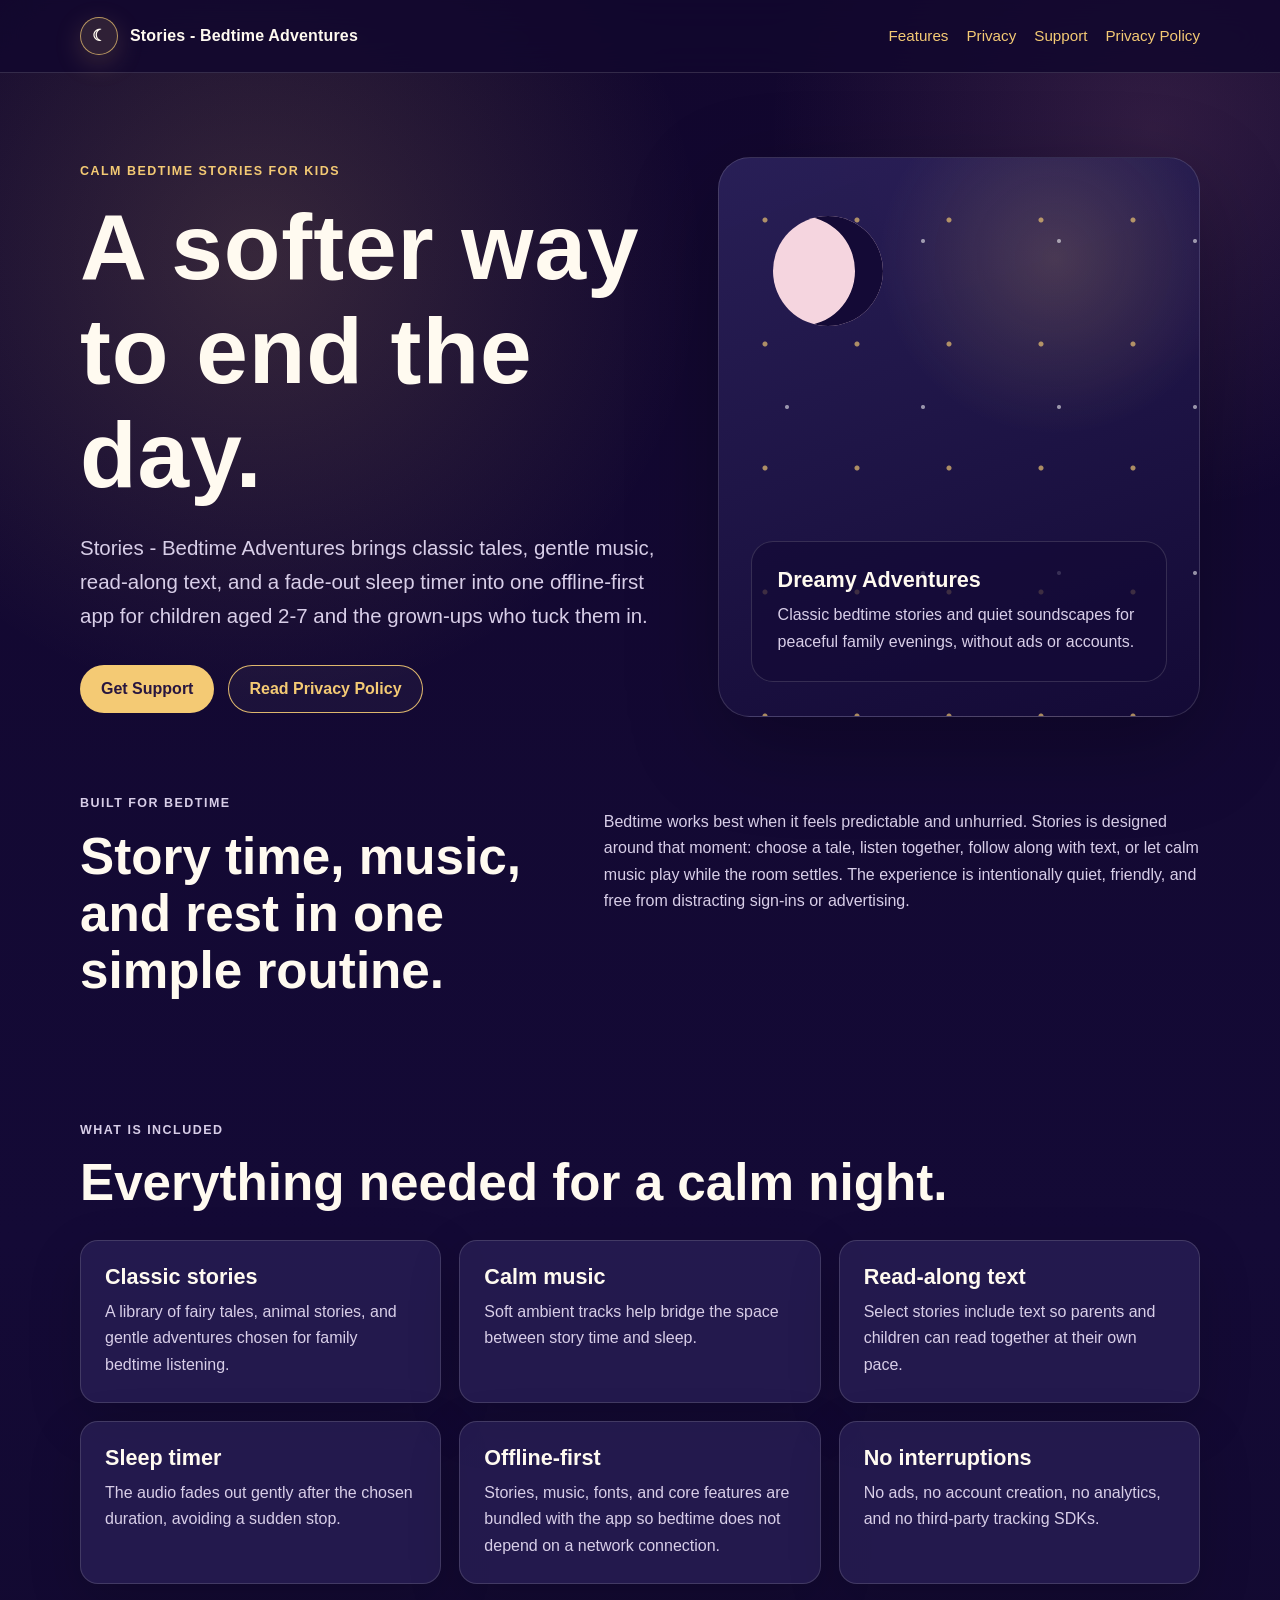
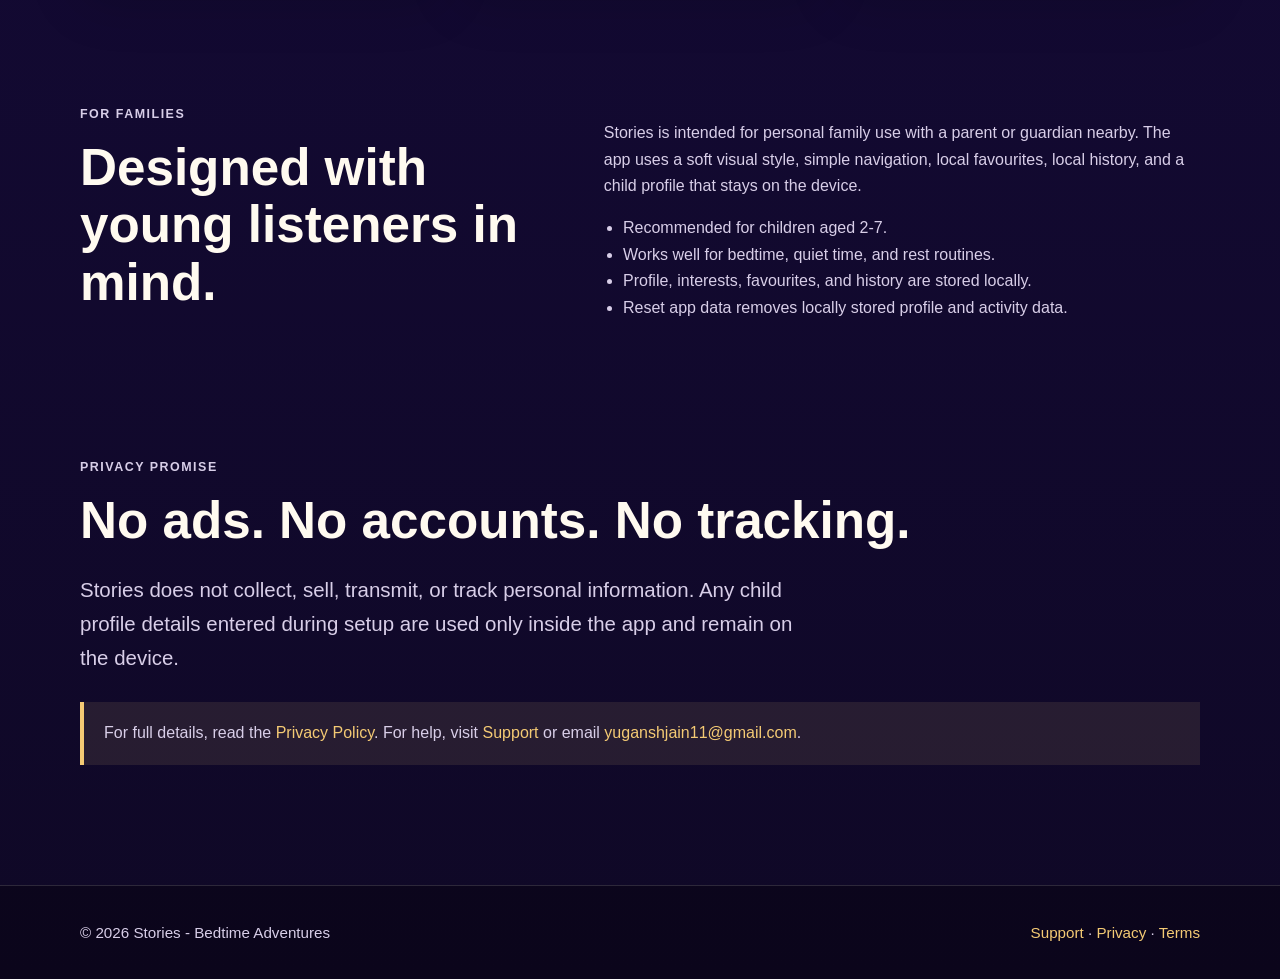
<file: index.html>
<!doctype html>
<html lang="en">
  <head>
    <meta charset="utf-8">
    <meta name="viewport" content="width=device-width, initial-scale=1">
    <title>Stories - Bedtime Adventures</title>
    <meta
      name="description"
      content="Stories - Bedtime Adventures is an offline bedtime companion for children aged 2-7, with classic stories, calm music, read-along text, and a gentle sleep timer."
    >
    <link rel="stylesheet" href="styles.css">
  </head>
  <body>
    <header class="site-header">
      <nav class="nav" aria-label="Main navigation">
        <a class="brand" href="index.html" aria-label="Stories home">
          <span class="brand-mark">☾</span>
          <span>Stories - Bedtime Adventures</span>
        </a>
        <div class="nav-links">
          <a href="#features">Features</a>
          <a href="#privacy">Privacy</a>
          <a href="support.html">Support</a>
          <a href="privacy.html">Privacy Policy</a>
        </div>
      </nav>
    </header>

    <main>
      <section class="hero">
        <div>
          <p class="eyebrow">Calm bedtime stories for kids</p>
          <h1>A softer way to end the day.</h1>
          <p class="lead">
            Stories - Bedtime Adventures brings classic tales, gentle music,
            read-along text, and a fade-out sleep timer into one offline-first
            app for children aged 2-7 and the grown-ups who tuck them in.
          </p>
          <div class="actions">
            <a class="button primary" href="support.html">Get Support</a>
            <a class="button secondary" href="privacy.html">Read Privacy Policy</a>
          </div>
        </div>
        <div class="phone-card" aria-hidden="true">
          <div class="stars"></div>
          <div class="moon"></div>
          <div class="preview-panel">
            <h3>Dreamy Adventures</h3>
            <p>
              Classic bedtime stories and quiet soundscapes for peaceful family
              evenings, without ads or accounts.
            </p>
          </div>
        </div>
      </section>

      <section class="section intro">
        <div class="split">
          <div>
            <p class="eyebrow">Built for bedtime</p>
            <h2>Story time, music, and rest in one simple routine.</h2>
          </div>
          <p>
            Bedtime works best when it feels predictable and unhurried.
            Stories is designed around that moment: choose a tale, listen
            together, follow along with text, or let calm music play while the
            room settles. The experience is intentionally quiet, friendly, and
            free from distracting sign-ins or advertising.
          </p>
        </div>
      </section>

      <section class="section" id="features">
        <p class="eyebrow">What is included</p>
        <h2>Everything needed for a calm night.</h2>
        <div class="grid">
          <article class="card">
            <h3>Classic stories</h3>
            <p>
              A library of fairy tales, animal stories, and gentle adventures
              chosen for family bedtime listening.
            </p>
          </article>
          <article class="card">
            <h3>Calm music</h3>
            <p>
              Soft ambient tracks help bridge the space between story time and
              sleep.
            </p>
          </article>
          <article class="card">
            <h3>Read-along text</h3>
            <p>
              Select stories include text so parents and children can read
              together at their own pace.
            </p>
          </article>
          <article class="card">
            <h3>Sleep timer</h3>
            <p>
              The audio fades out gently after the chosen duration, avoiding a
              sudden stop.
            </p>
          </article>
          <article class="card">
            <h3>Offline-first</h3>
            <p>
              Stories, music, fonts, and core features are bundled with the app
              so bedtime does not depend on a network connection.
            </p>
          </article>
          <article class="card">
            <h3>No interruptions</h3>
            <p>
              No ads, no account creation, no analytics, and no third-party
              tracking SDKs.
            </p>
          </article>
        </div>
      </section>

      <section class="section">
        <div class="split">
          <div>
            <p class="eyebrow">For families</p>
            <h2>Designed with young listeners in mind.</h2>
          </div>
          <div>
            <p>
              Stories is intended for personal family use with a parent or
              guardian nearby. The app uses a soft visual style, simple
              navigation, local favourites, local history, and a child profile
              that stays on the device.
            </p>
            <ul class="list">
              <li>Recommended for children aged 2-7.</li>
              <li>Works well for bedtime, quiet time, and rest routines.</li>
              <li>Profile, interests, favourites, and history are stored locally.</li>
              <li>Reset app data removes locally stored profile and activity data.</li>
            </ul>
          </div>
        </div>
      </section>

      <section class="section" id="privacy">
        <p class="eyebrow">Privacy promise</p>
        <h2>No ads. No accounts. No tracking.</h2>
        <p class="lead">
          Stories does not collect, sell, transmit, or track personal
          information. Any child profile details entered during setup are used
          only inside the app and remain on the device.
        </p>
        <div class="notice">
          For full details, read the <a href="privacy.html">Privacy Policy</a>.
          For help, visit <a href="support.html">Support</a> or email
          <a href="mailto:yuganshjain11@gmail.com">yuganshjain11@gmail.com</a>.
        </div>
      </section>
    </main>

    <footer class="site-footer">
      <div class="footer-inner">
        <span>© 2026 Stories - Bedtime Adventures</span>
        <span>
          <a href="support.html">Support</a> ·
          <a href="privacy.html">Privacy</a> ·
          <a href="terms.html">Terms</a>
        </span>
      </div>
    </footer>
  </body>
</html>
</file>
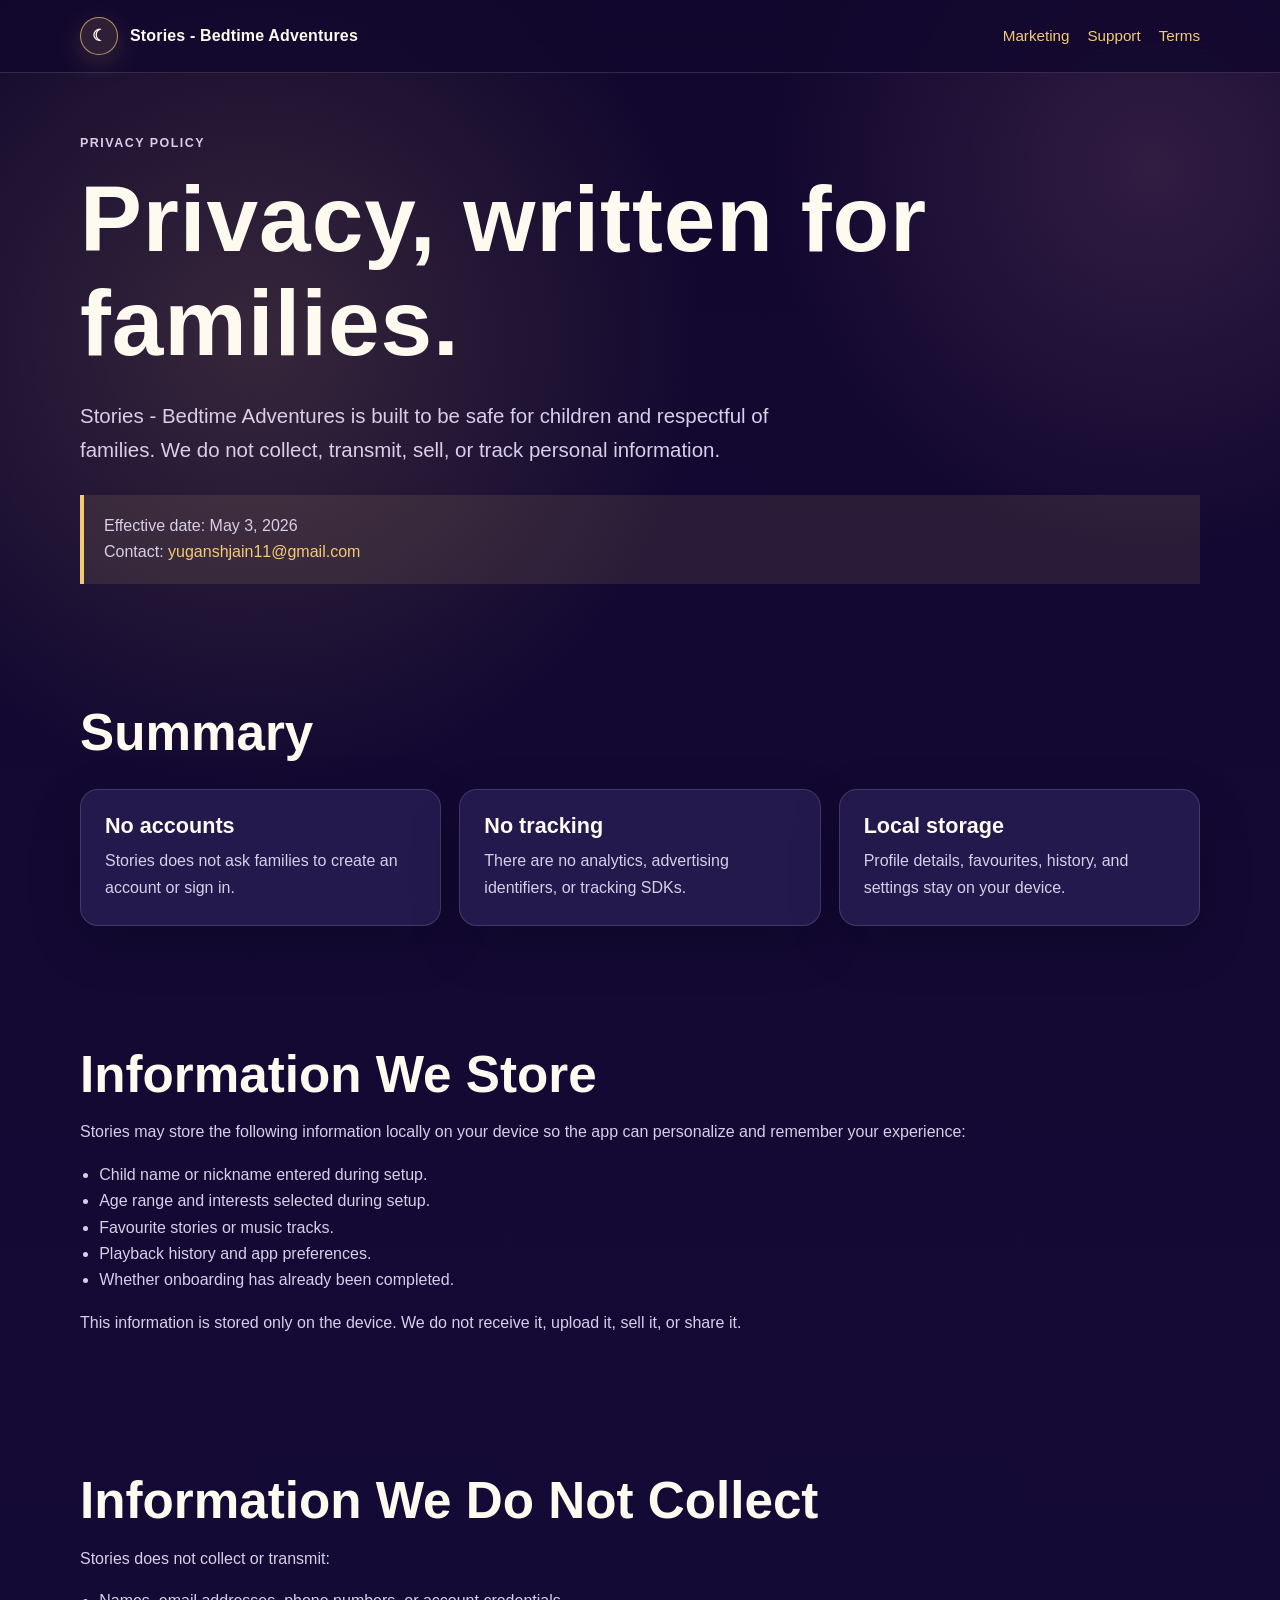
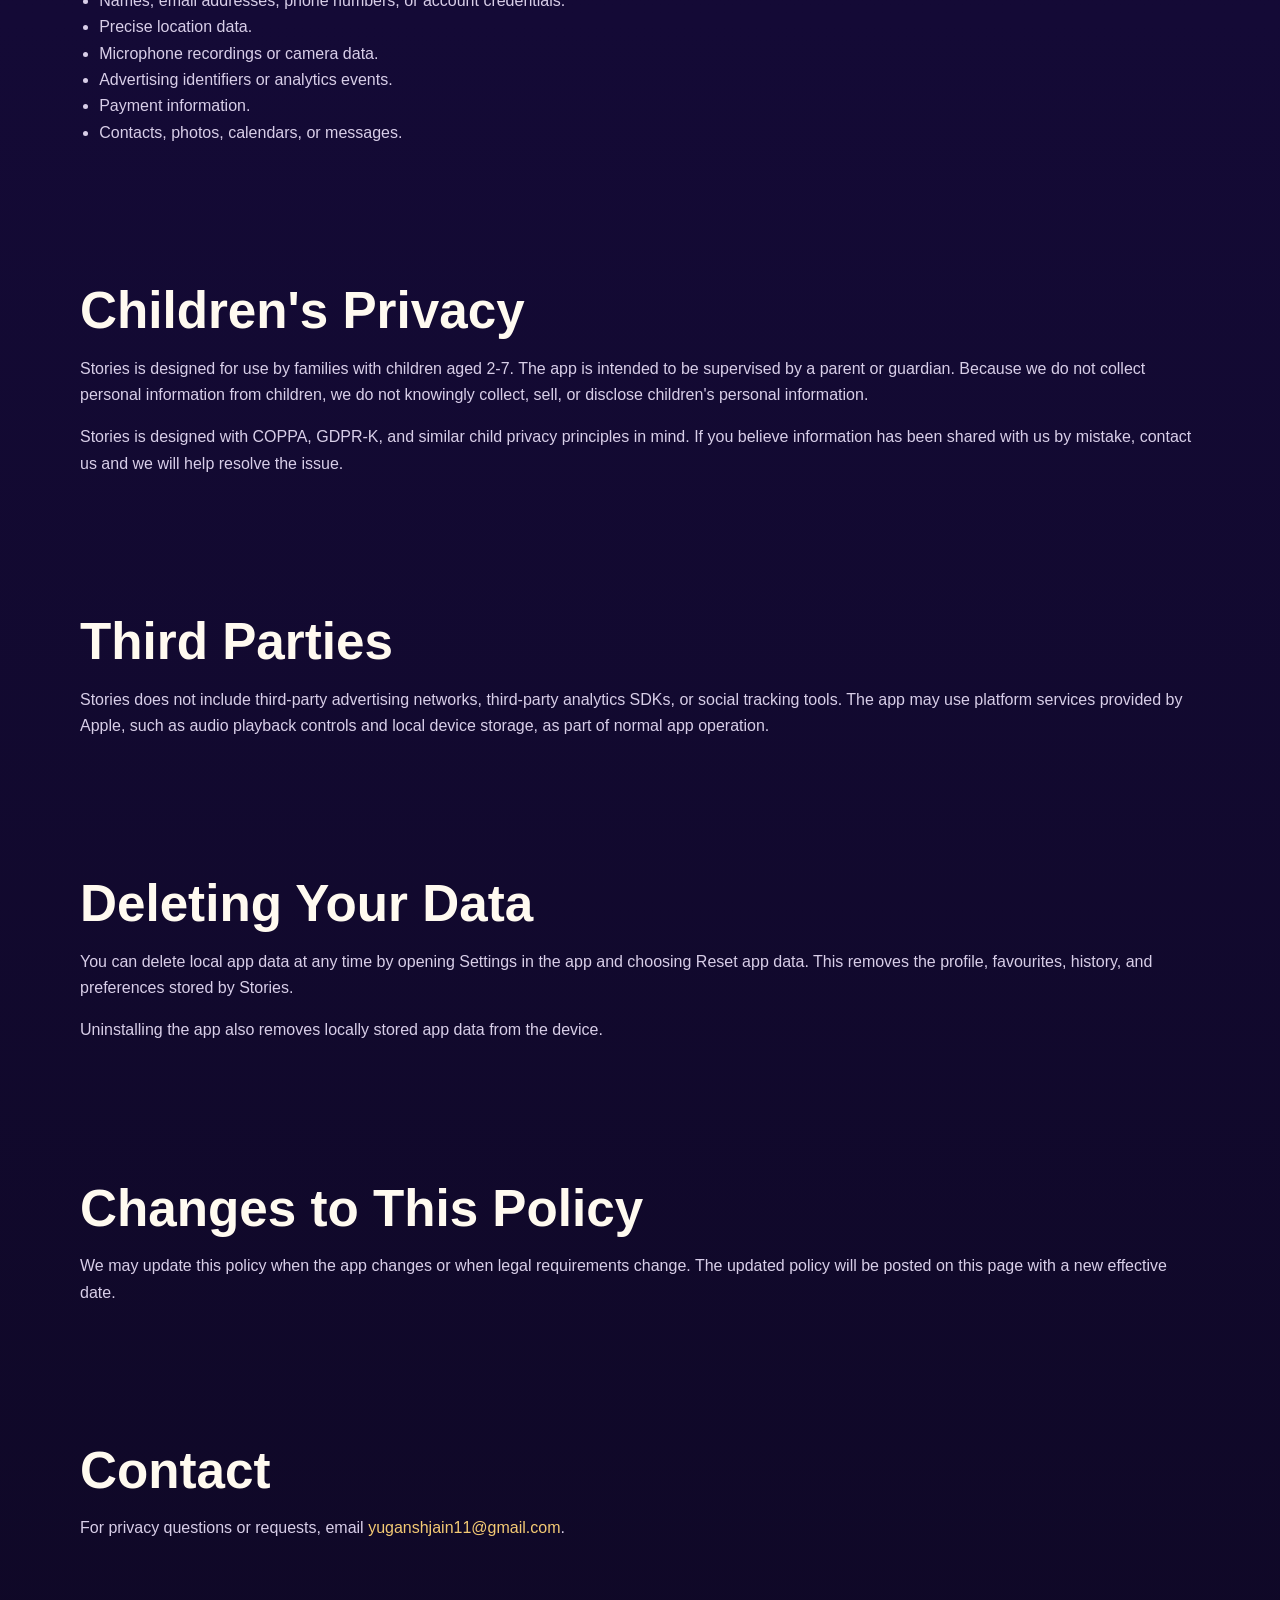
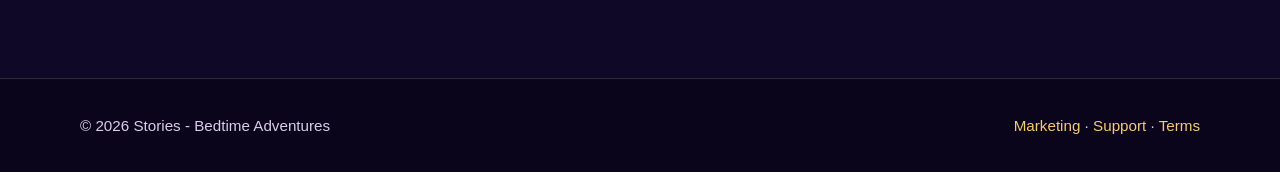
<file: privacy.html>
<!doctype html>
<html lang="en">
  <head>
    <meta charset="utf-8">
    <meta name="viewport" content="width=device-width, initial-scale=1">
    <title>Privacy Policy - Stories - Bedtime Adventures</title>
    <meta
      name="description"
      content="Privacy Policy for Stories - Bedtime Adventures. The app does not collect, sell, transmit, or track personal information."
    >
    <link rel="stylesheet" href="styles.css">
  </head>
  <body>
    <header class="site-header">
      <nav class="nav" aria-label="Main navigation">
        <a class="brand" href="index.html">
          <span class="brand-mark">☾</span>
          <span>Stories - Bedtime Adventures</span>
        </a>
        <div class="nav-links">
          <a href="index.html">Marketing</a>
          <a href="support.html">Support</a>
          <a href="terms.html">Terms</a>
        </div>
      </nav>
    </header>

    <main>
      <section class="section">
        <p class="eyebrow">Privacy Policy</p>
        <h1>Privacy, written for families.</h1>
        <p class="lead">
          Stories - Bedtime Adventures is built to be safe for children and
          respectful of families. We do not collect, transmit, sell, or track
          personal information.
        </p>
        <div class="notice">
          Effective date: May 3, 2026<br>
          Contact: <a href="mailto:yuganshjain11@gmail.com">yuganshjain11@gmail.com</a>
        </div>
      </section>

      <section class="section">
        <h2>Summary</h2>
        <div class="grid">
          <article class="card">
            <h3>No accounts</h3>
            <p>Stories does not ask families to create an account or sign in.</p>
          </article>
          <article class="card">
            <h3>No tracking</h3>
            <p>There are no analytics, advertising identifiers, or tracking SDKs.</p>
          </article>
          <article class="card">
            <h3>Local storage</h3>
            <p>Profile details, favourites, history, and settings stay on your device.</p>
          </article>
        </div>
      </section>

      <section class="section">
        <h2>Information We Store</h2>
        <p>
          Stories may store the following information locally on your device so
          the app can personalize and remember your experience:
        </p>
        <ul class="list">
          <li>Child name or nickname entered during setup.</li>
          <li>Age range and interests selected during setup.</li>
          <li>Favourite stories or music tracks.</li>
          <li>Playback history and app preferences.</li>
          <li>Whether onboarding has already been completed.</li>
        </ul>
        <p>
          This information is stored only on the device. We do not receive it,
          upload it, sell it, or share it.
        </p>
      </section>

      <section class="section">
        <h2>Information We Do Not Collect</h2>
        <p>Stories does not collect or transmit:</p>
        <ul class="list">
          <li>Names, email addresses, phone numbers, or account credentials.</li>
          <li>Precise location data.</li>
          <li>Microphone recordings or camera data.</li>
          <li>Advertising identifiers or analytics events.</li>
          <li>Payment information.</li>
          <li>Contacts, photos, calendars, or messages.</li>
        </ul>
      </section>

      <section class="section">
        <h2>Children's Privacy</h2>
        <p>
          Stories is designed for use by families with children aged 2-7. The
          app is intended to be supervised by a parent or guardian. Because we
          do not collect personal information from children, we do not knowingly
          collect, sell, or disclose children's personal information.
        </p>
        <p>
          Stories is designed with COPPA, GDPR-K, and similar child privacy
          principles in mind. If you believe information has been shared with us
          by mistake, contact us and we will help resolve the issue.
        </p>
      </section>

      <section class="section">
        <h2>Third Parties</h2>
        <p>
          Stories does not include third-party advertising networks, third-party
          analytics SDKs, or social tracking tools. The app may use platform
          services provided by Apple, such as audio playback controls and local
          device storage, as part of normal app operation.
        </p>
      </section>

      <section class="section">
        <h2>Deleting Your Data</h2>
        <p>
          You can delete local app data at any time by opening Settings in the
          app and choosing Reset app data. This removes the profile, favourites,
          history, and preferences stored by Stories.
        </p>
        <p>
          Uninstalling the app also removes locally stored app data from the
          device.
        </p>
      </section>

      <section class="section">
        <h2>Changes to This Policy</h2>
        <p>
          We may update this policy when the app changes or when legal
          requirements change. The updated policy will be posted on this page
          with a new effective date.
        </p>
      </section>

      <section class="section">
        <h2>Contact</h2>
        <p>
          For privacy questions or requests, email
          <a href="mailto:yuganshjain11@gmail.com">yuganshjain11@gmail.com</a>.
        </p>
      </section>
    </main>

    <footer class="site-footer">
      <div class="footer-inner">
        <span>© 2026 Stories - Bedtime Adventures</span>
        <span>
          <a href="index.html">Marketing</a> ·
          <a href="support.html">Support</a> ·
          <a href="terms.html">Terms</a>
        </span>
      </div>
    </footer>
  </body>
</html>
</file>
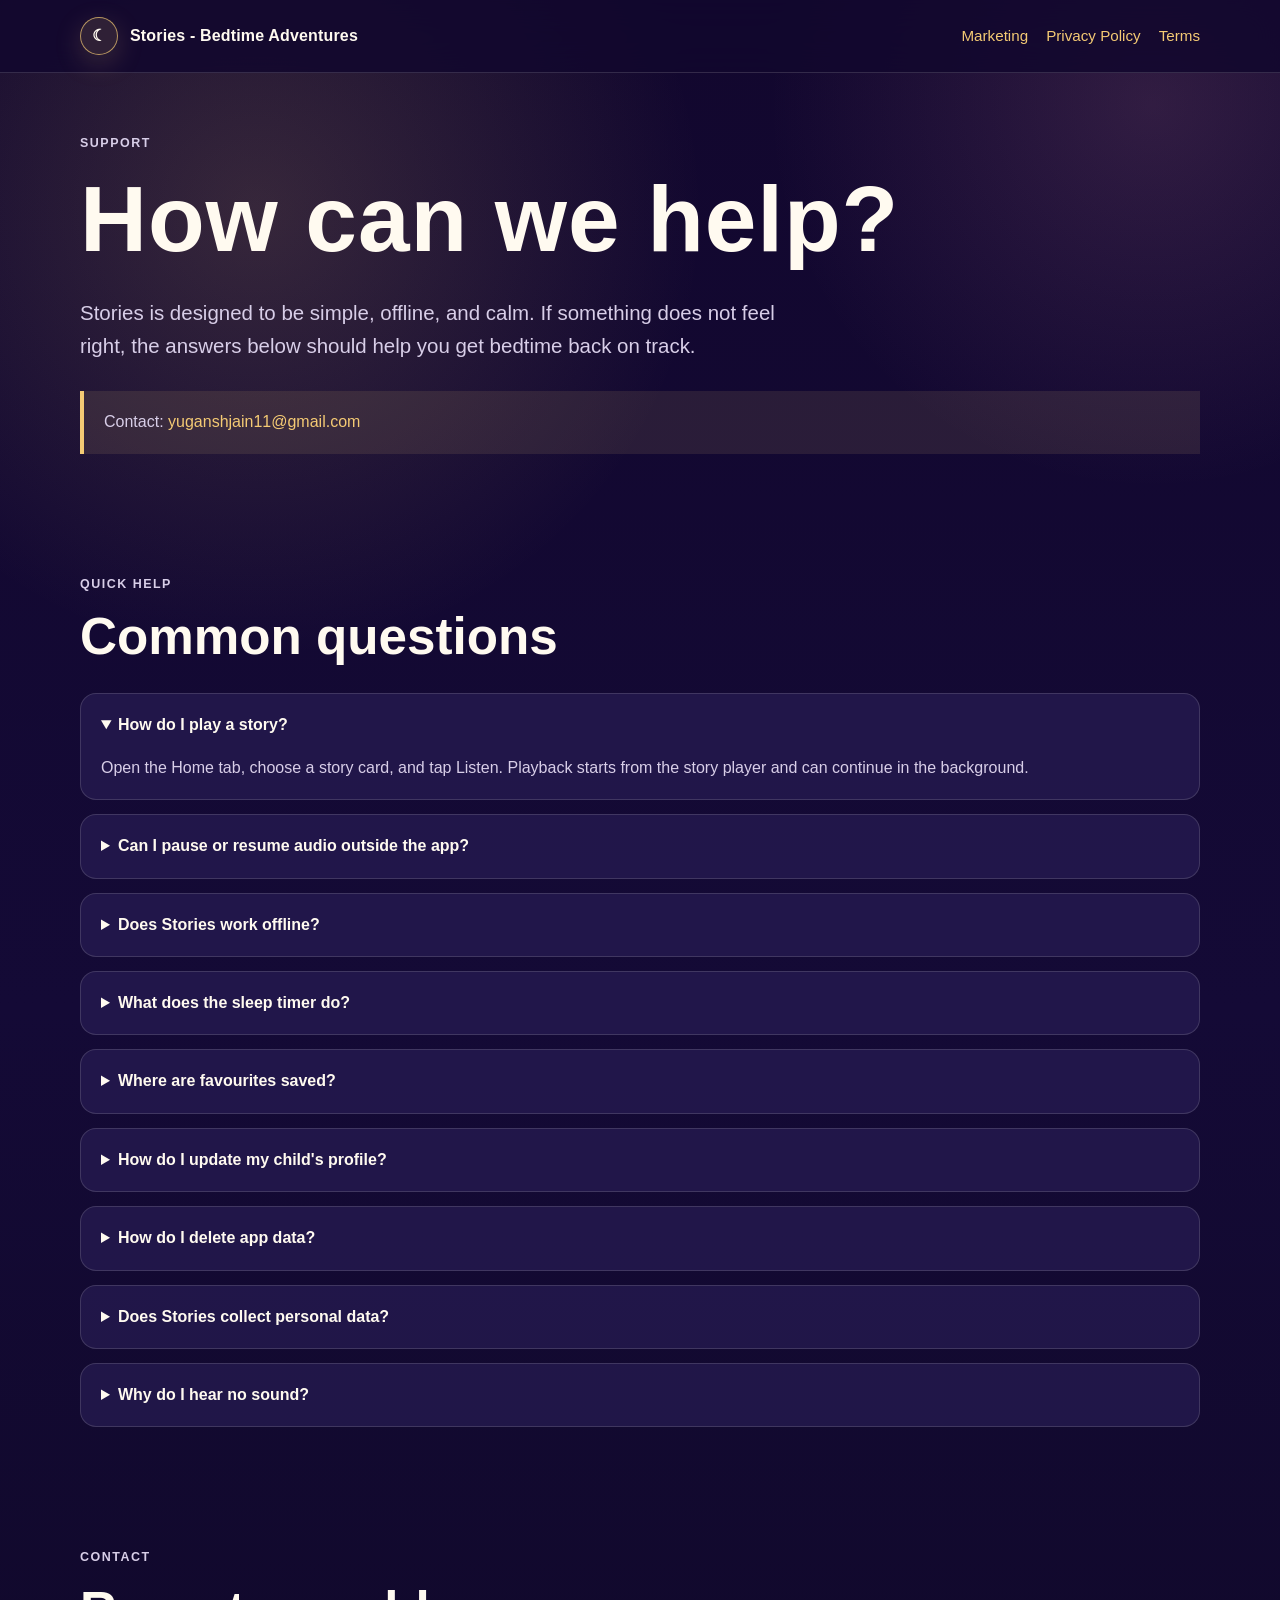
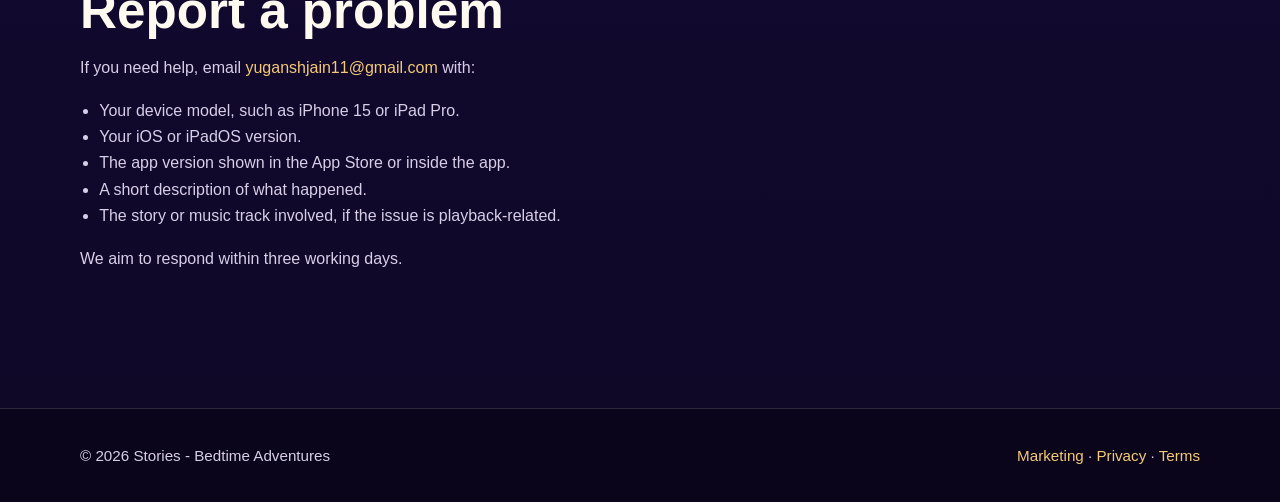
<file: support.html>
<!doctype html>
<html lang="en">
  <head>
    <meta charset="utf-8">
    <meta name="viewport" content="width=device-width, initial-scale=1">
    <title>Support - Stories - Bedtime Adventures</title>
    <meta
      name="description"
      content="Support information for Stories - Bedtime Adventures, including playback help, offline use, privacy, reset data, and contact details."
    >
    <link rel="stylesheet" href="styles.css">
  </head>
  <body>
    <header class="site-header">
      <nav class="nav" aria-label="Main navigation">
        <a class="brand" href="index.html">
          <span class="brand-mark">☾</span>
          <span>Stories - Bedtime Adventures</span>
        </a>
        <div class="nav-links">
          <a href="index.html">Marketing</a>
          <a href="privacy.html">Privacy Policy</a>
          <a href="terms.html">Terms</a>
        </div>
      </nav>
    </header>

    <main>
      <section class="section">
        <p class="eyebrow">Support</p>
        <h1>How can we help?</h1>
        <p class="lead">
          Stories is designed to be simple, offline, and calm. If something
          does not feel right, the answers below should help you get bedtime
          back on track.
        </p>
        <div class="notice">
          Contact: <a href="mailto:yuganshjain11@gmail.com">yuganshjain11@gmail.com</a>
          <br>
        </div>
      </section>

      <section class="section">
        <p class="eyebrow">Quick help</p>
        <h2>Common questions</h2>
        <div class="faq">
          <details open>
            <summary>How do I play a story?</summary>
            <p>
              Open the Home tab, choose a story card, and tap Listen. Playback
              starts from the story player and can continue in the background.
            </p>
          </details>
          <details>
            <summary>Can I pause or resume audio outside the app?</summary>
            <p>
              Yes. You can pause and resume from the player screen, the iOS
              Lock Screen, Control Center, or compatible headphone controls.
            </p>
          </details>
          <details>
            <summary>Does Stories work offline?</summary>
            <p>
              Yes. Stories is offline-first. The bundled stories, calm music,
              fonts, and core app features are available without an internet
              connection after installation.
            </p>
          </details>
          <details>
            <summary>What does the sleep timer do?</summary>
            <p>
              The sleep timer gradually fades audio out and then stops
              playback after the duration you choose. Open a story or music
              track, tap the timer icon, and select a time.
            </p>
          </details>
          <details>
            <summary>Where are favourites saved?</summary>
            <p>
              Favourites are stored locally on your device. Tap the heart on a
              story page or long-press a story card, then find saved items
              under Profile → Liked content.
            </p>
          </details>
          <details>
            <summary>How do I update my child's profile?</summary>
            <p>
              Open Profile → Profile details. You can update the name, age
              range, and interests used to personalize the app experience.
            </p>
          </details>
          <details>
            <summary>How do I delete app data?</summary>
            <p>
              Open Settings in the app and choose Reset app data. This removes
              the local profile, favourites, playback history, and preferences.
              Uninstalling the app has the same effect.
            </p>
          </details>
          <details>
            <summary>Does Stories collect personal data?</summary>
            <p>
              No. Stories has no accounts, no advertising, no analytics, and
              no tracking SDKs. Profile details and app activity stay on your
              device. Read the full <a href="privacy.html">Privacy Policy</a>.
            </p>
          </details>
          <details>
            <summary>Why do I hear no sound?</summary>
            <p>
              Check that your device volume is up, Silent Mode is not blocking
              expected output, and audio is not being routed to Bluetooth
              headphones or speakers. If the sleep timer has ended, start the
              story again.
            </p>
          </details>
        </div>
      </section>

      <section class="section">
        <p class="eyebrow">Contact</p>
        <h2>Report a problem</h2>
        <p>
          If you need help, email
          <a href="mailto:yuganshjain11@gmail.com">yuganshjain11@gmail.com</a> with:
        </p>
        <ul class="list">
          <li>Your device model, such as iPhone 15 or iPad Pro.</li>
          <li>Your iOS or iPadOS version.</li>
          <li>The app version shown in the App Store or inside the app.</li>
          <li>A short description of what happened.</li>
          <li>The story or music track involved, if the issue is playback-related.</li>
        </ul>
        <p>
          We aim to respond within three working days.
        </p>
      </section>
    </main>

    <footer class="site-footer">
      <div class="footer-inner">
        <span>© 2026 Stories - Bedtime Adventures</span>
        <span>
          <a href="index.html">Marketing</a> ·
          <a href="privacy.html">Privacy</a> ·
          <a href="terms.html">Terms</a>
        </span>
      </div>
    </footer>
  </body>
</html>
</file>
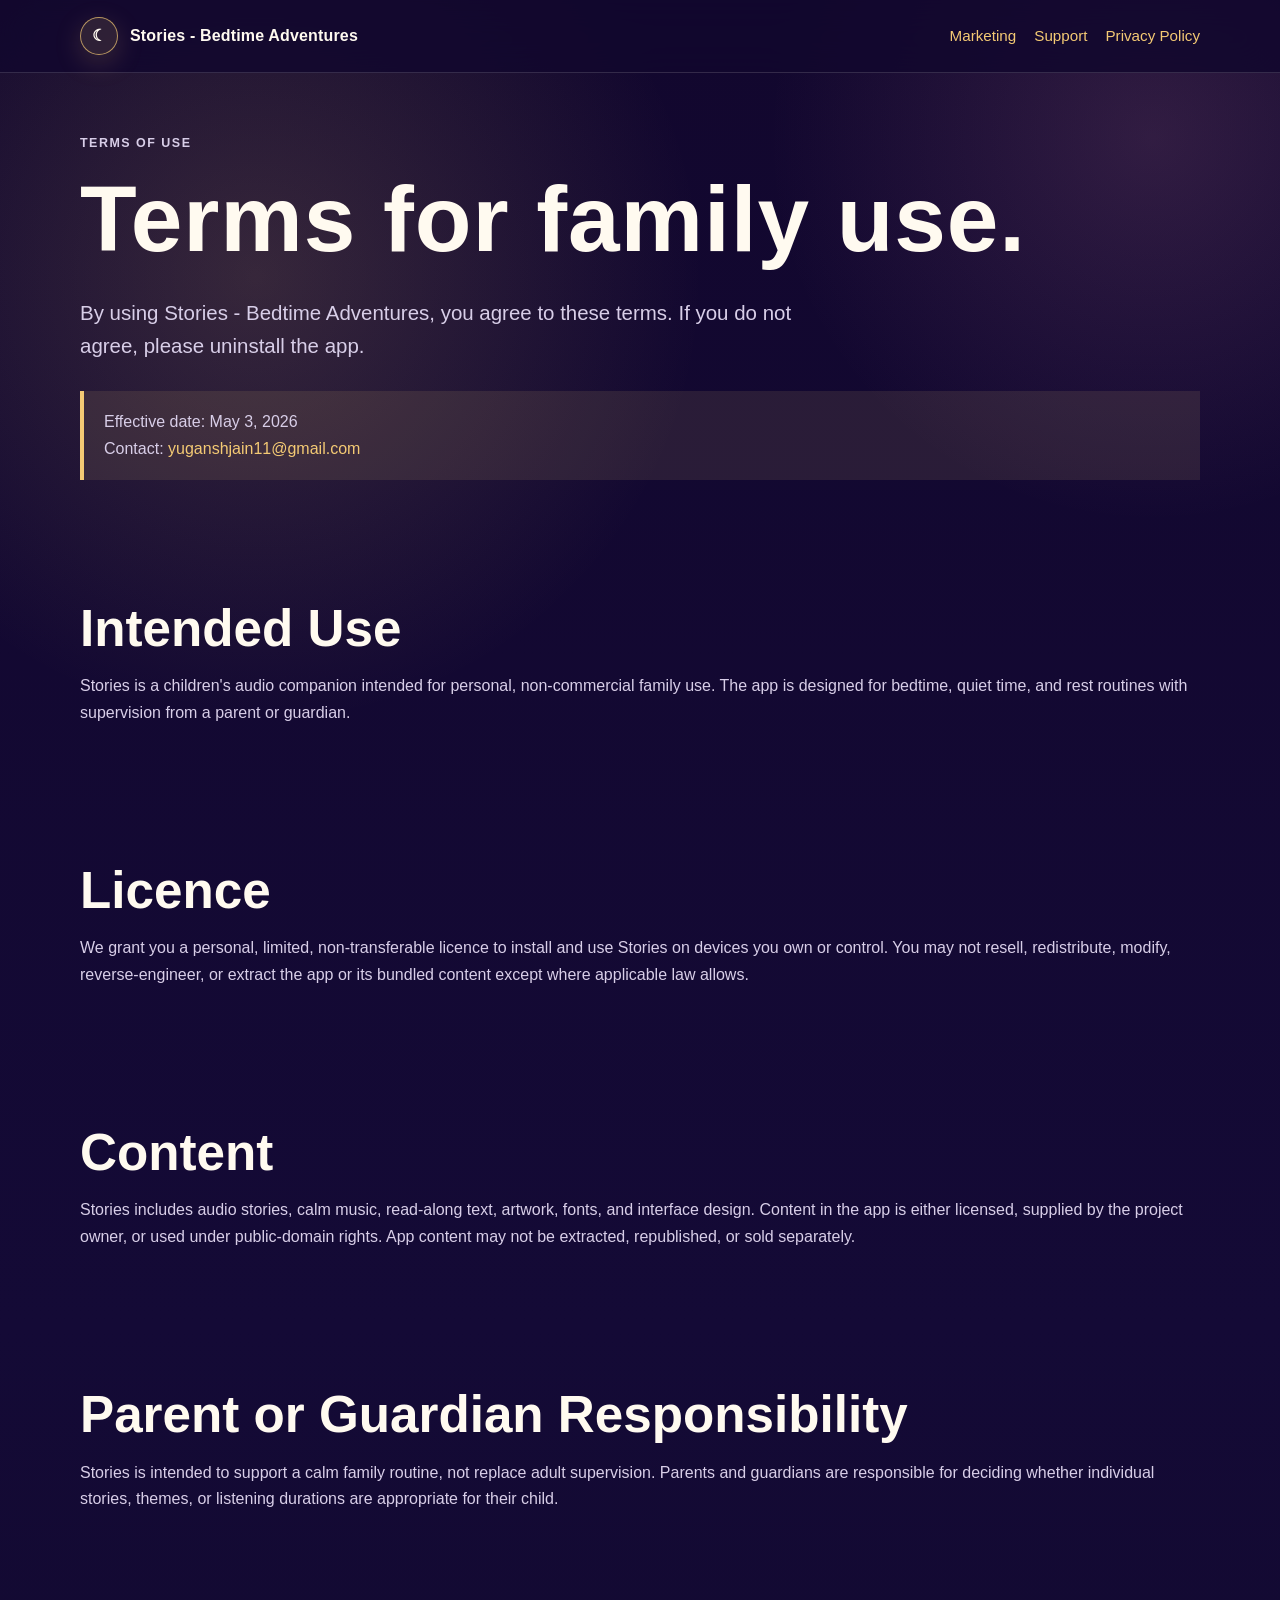
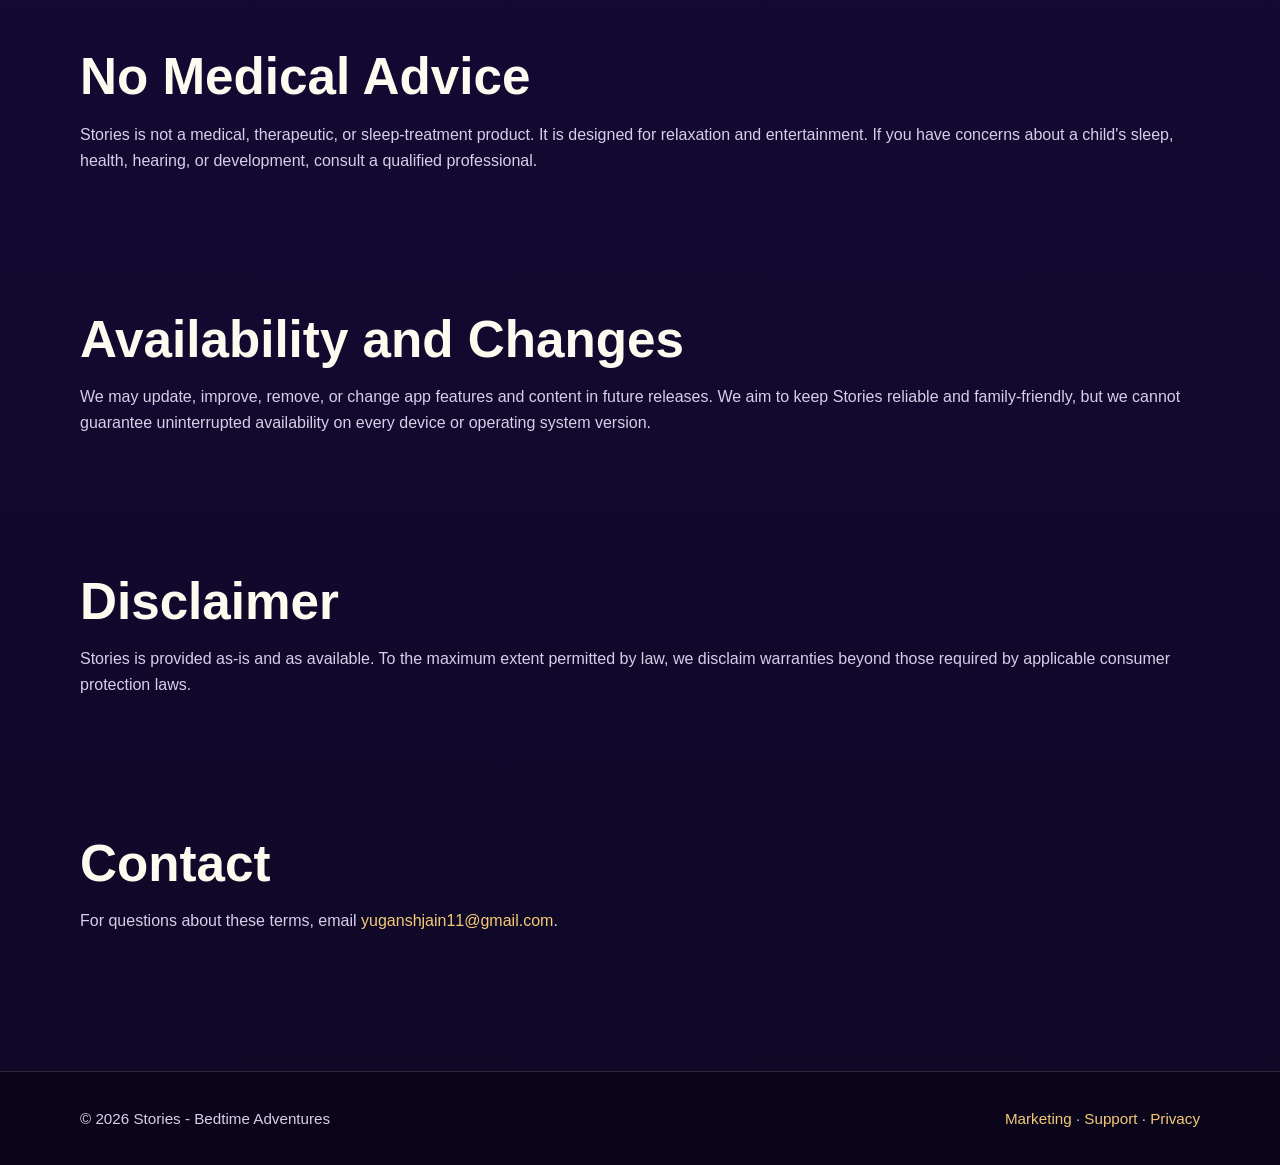
<file: terms.html>
<!doctype html>
<html lang="en">
  <head>
    <meta charset="utf-8">
    <meta name="viewport" content="width=device-width, initial-scale=1">
    <title>Terms - Stories - Bedtime Adventures</title>
    <meta
      name="description"
      content="Terms of use for Stories - Bedtime Adventures, a children's bedtime audio companion for personal family use."
    >
    <link rel="stylesheet" href="styles.css">
  </head>
  <body>
    <header class="site-header">
      <nav class="nav" aria-label="Main navigation">
        <a class="brand" href="index.html">
          <span class="brand-mark">☾</span>
          <span>Stories - Bedtime Adventures</span>
        </a>
        <div class="nav-links">
          <a href="index.html">Marketing</a>
          <a href="support.html">Support</a>
          <a href="privacy.html">Privacy Policy</a>
        </div>
      </nav>
    </header>

    <main>
      <section class="section">
        <p class="eyebrow">Terms of Use</p>
        <h1>Terms for family use.</h1>
        <p class="lead">
          By using Stories - Bedtime Adventures, you agree to these terms. If
          you do not agree, please uninstall the app.
        </p>
        <div class="notice">
          Effective date: May 3, 2026<br>
          Contact: <a href="mailto:yuganshjain11@gmail.com">yuganshjain11@gmail.com</a>
        </div>
      </section>

      <section class="section">
        <h2>Intended Use</h2>
        <p>
          Stories is a children's audio companion intended for personal,
          non-commercial family use. The app is designed for bedtime, quiet
          time, and rest routines with supervision from a parent or guardian.
        </p>
      </section>

      <section class="section">
        <h2>Licence</h2>
        <p>
          We grant you a personal, limited, non-transferable licence to install
          and use Stories on devices you own or control. You may not resell,
          redistribute, modify, reverse-engineer, or extract the app or its
          bundled content except where applicable law allows.
        </p>
      </section>

      <section class="section">
        <h2>Content</h2>
        <p>
          Stories includes audio stories, calm music, read-along text, artwork,
          fonts, and interface design. Content in the app is either licensed,
          supplied by the project owner, or used under public-domain rights.
          App content may not be extracted, republished, or sold separately.
        </p>
      </section>

      <section class="section">
        <h2>Parent or Guardian Responsibility</h2>
        <p>
          Stories is intended to support a calm family routine, not replace
          adult supervision. Parents and guardians are responsible for deciding
          whether individual stories, themes, or listening durations are
          appropriate for their child.
        </p>
      </section>

      <section class="section">
        <h2>No Medical Advice</h2>
        <p>
          Stories is not a medical, therapeutic, or sleep-treatment product. It
          is designed for relaxation and entertainment. If you have concerns
          about a child's sleep, health, hearing, or development, consult a
          qualified professional.
        </p>
      </section>

      <section class="section">
        <h2>Availability and Changes</h2>
        <p>
          We may update, improve, remove, or change app features and content in
          future releases. We aim to keep Stories reliable and family-friendly,
          but we cannot guarantee uninterrupted availability on every device or
          operating system version.
        </p>
      </section>

      <section class="section">
        <h2>Disclaimer</h2>
        <p>
          Stories is provided as-is and as available. To the maximum extent
          permitted by law, we disclaim warranties beyond those required by
          applicable consumer protection laws.
        </p>
      </section>

      <section class="section">
        <h2>Contact</h2>
        <p>
          For questions about these terms, email
          <a href="mailto:yuganshjain11@gmail.com">yuganshjain11@gmail.com</a>.
        </p>
      </section>
    </main>

    <footer class="site-footer">
      <div class="footer-inner">
        <span>© 2026 Stories - Bedtime Adventures</span>
        <span>
          <a href="index.html">Marketing</a> ·
          <a href="support.html">Support</a> ·
          <a href="privacy.html">Privacy</a>
        </span>
      </div>
    </footer>
  </body>
</html>
</file>
<file: styles.css>
:root {
  color-scheme: dark;
  --bg: #140a36;
  --bg-soft: #21164d;
  --panel: #2a2058;
  --ink: #fffaf0;
  --muted: #d8cee8;
  --gold: #f4ca74;
  --rose: #ef9db7;
  --line: rgba(255, 250, 240, 0.14);
  --shadow: rgba(0, 0, 0, 0.26);
}

* {
  box-sizing: border-box;
}

html {
  scroll-behavior: smooth;
}

body {
  margin: 0;
  background:
    radial-gradient(circle at 20% 10%, rgba(244, 202, 116, 0.16), transparent 28rem),
    radial-gradient(circle at 90% 5%, rgba(239, 157, 183, 0.14), transparent 24rem),
    linear-gradient(180deg, #12072e 0%, var(--bg) 48%, #0f0826 100%);
  color: var(--ink);
  font-family: ui-rounded, "SF Pro Rounded", "Nunito", "Helvetica Neue", Arial, sans-serif;
  line-height: 1.65;
}

a {
  color: var(--gold);
  text-decoration: none;
}

a:hover {
  text-decoration: underline;
}

.site-header {
  position: sticky;
  top: 0;
  z-index: 2;
  background: rgba(18, 7, 46, 0.86);
  border-bottom: 1px solid var(--line);
  backdrop-filter: blur(18px);
}

.nav {
  width: min(1120px, calc(100% - 32px));
  margin: 0 auto;
  min-height: 72px;
  display: flex;
  align-items: center;
  justify-content: space-between;
  gap: 24px;
}

.brand {
  display: inline-flex;
  align-items: center;
  gap: 12px;
  color: var(--ink);
  font-weight: 800;
  letter-spacing: 0.01em;
}

.brand-mark {
  width: 38px;
  height: 38px;
  display: grid;
  place-items: center;
  border: 1px solid rgba(244, 202, 116, 0.7);
  border-radius: 50%;
  background: rgba(244, 202, 116, 0.12);
  box-shadow: 0 8px 28px rgba(244, 202, 116, 0.18);
}

.nav-links {
  display: flex;
  flex-wrap: wrap;
  justify-content: flex-end;
  gap: 18px;
  font-size: 0.95rem;
}

.hero,
.section,
.footer-inner {
  width: min(1120px, calc(100% - 32px));
  margin: 0 auto;
}

.hero {
  padding: 84px 0 56px;
  display: grid;
  grid-template-columns: minmax(0, 1.1fr) minmax(280px, 0.9fr);
  gap: 48px;
  align-items: center;
}

.eyebrow {
  margin: 0 0 14px;
  color: var(--gold);
  font-weight: 800;
  text-transform: uppercase;
  letter-spacing: 0.12em;
  font-size: 0.78rem;
}

h1,
h2,
h3 {
  line-height: 1.12;
  margin: 0;
}

h1 {
  font-size: clamp(2.8rem, 8vw, 5.8rem);
  letter-spacing: 0.01em;
}

h2 {
  font-size: clamp(2rem, 5vw, 3.2rem);
}

h3 {
  font-size: 1.35rem;
}

.lead {
  max-width: 720px;
  margin: 24px 0 0;
  color: var(--muted);
  font-size: clamp(1.08rem, 2vw, 1.28rem);
}

.actions {
  margin-top: 32px;
  display: flex;
  flex-wrap: wrap;
  gap: 14px;
}

.button {
  display: inline-flex;
  align-items: center;
  justify-content: center;
  min-height: 48px;
  padding: 0 20px;
  border-radius: 999px;
  font-weight: 800;
  border: 1px solid rgba(244, 202, 116, 0.9);
}

.button.primary {
  color: #28163f;
  background: var(--gold);
}

.button.secondary {
  color: var(--gold);
  background: rgba(255, 255, 255, 0.04);
}

.phone-card {
  position: relative;
  min-height: 560px;
  border: 1px solid var(--line);
  border-radius: 32px;
  background:
    radial-gradient(circle at 70% 18%, rgba(244, 202, 116, 0.18), transparent 11rem),
    linear-gradient(160deg, rgba(42, 32, 88, 0.96), rgba(20, 10, 54, 0.98));
  box-shadow: 0 28px 90px var(--shadow);
  overflow: hidden;
}

.moon {
  position: absolute;
  top: 58px;
  left: 54px;
  width: 110px;
  height: 110px;
  border-radius: 50%;
  background: #f5d5df;
  box-shadow: inset -28px 0 0 #140a36;
}

.stars {
  position: absolute;
  inset: 0;
  background-image:
    radial-gradient(circle, rgba(244, 202, 116, 0.95) 0 2px, transparent 3px),
    radial-gradient(circle, rgba(255, 255, 255, 0.78) 0 1.5px, transparent 2.5px);
  background-size: 92px 124px, 136px 166px;
  opacity: 0.7;
}

.preview-panel {
  position: absolute;
  left: 32px;
  right: 32px;
  bottom: 34px;
  padding: 26px;
  border: 1px solid var(--line);
  border-radius: 22px;
  background: rgba(20, 10, 54, 0.72);
}

.preview-panel p {
  margin: 10px 0 0;
  color: var(--muted);
}

.section {
  padding: 60px 0;
}

.section.intro {
  padding-top: 20px;
}

.grid {
  display: grid;
  grid-template-columns: repeat(3, minmax(0, 1fr));
  gap: 18px;
  margin-top: 28px;
}

.card {
  padding: 24px;
  border: 1px solid var(--line);
  border-radius: 18px;
  background: rgba(42, 32, 88, 0.72);
  box-shadow: 0 18px 54px rgba(0, 0, 0, 0.16);
}

.card p,
.section p,
.section li {
  color: var(--muted);
}

.card p {
  margin: 10px 0 0;
}

.list {
  padding-left: 1.2rem;
}

.split {
  display: grid;
  grid-template-columns: 0.9fr 1.1fr;
  gap: 36px;
  align-items: start;
}

.notice {
  margin-top: 28px;
  padding: 18px 20px;
  border-left: 4px solid var(--gold);
  background: rgba(244, 202, 116, 0.1);
  color: var(--muted);
}

.faq {
  display: grid;
  gap: 14px;
  margin-top: 28px;
}

details {
  border: 1px solid var(--line);
  border-radius: 16px;
  background: rgba(42, 32, 88, 0.62);
  padding: 18px 20px;
}

summary {
  cursor: pointer;
  color: var(--ink);
  font-weight: 800;
}

details p {
  margin-bottom: 0;
}

.site-footer {
  margin-top: 60px;
  border-top: 1px solid var(--line);
  background: rgba(10, 5, 24, 0.7);
}

.footer-inner {
  padding: 34px 0;
  display: flex;
  flex-wrap: wrap;
  justify-content: space-between;
  gap: 16px;
  color: var(--muted);
  font-size: 0.95rem;
}

@media (max-width: 820px) {
  .nav,
  .footer-inner {
    align-items: flex-start;
    flex-direction: column;
  }

  .nav-links {
    justify-content: flex-start;
  }

  .hero,
  .split {
    grid-template-columns: 1fr;
  }

  .hero {
    padding-top: 52px;
  }

  .grid {
    grid-template-columns: 1fr;
  }

  .phone-card {
    min-height: 420px;
  }
}
</file>
